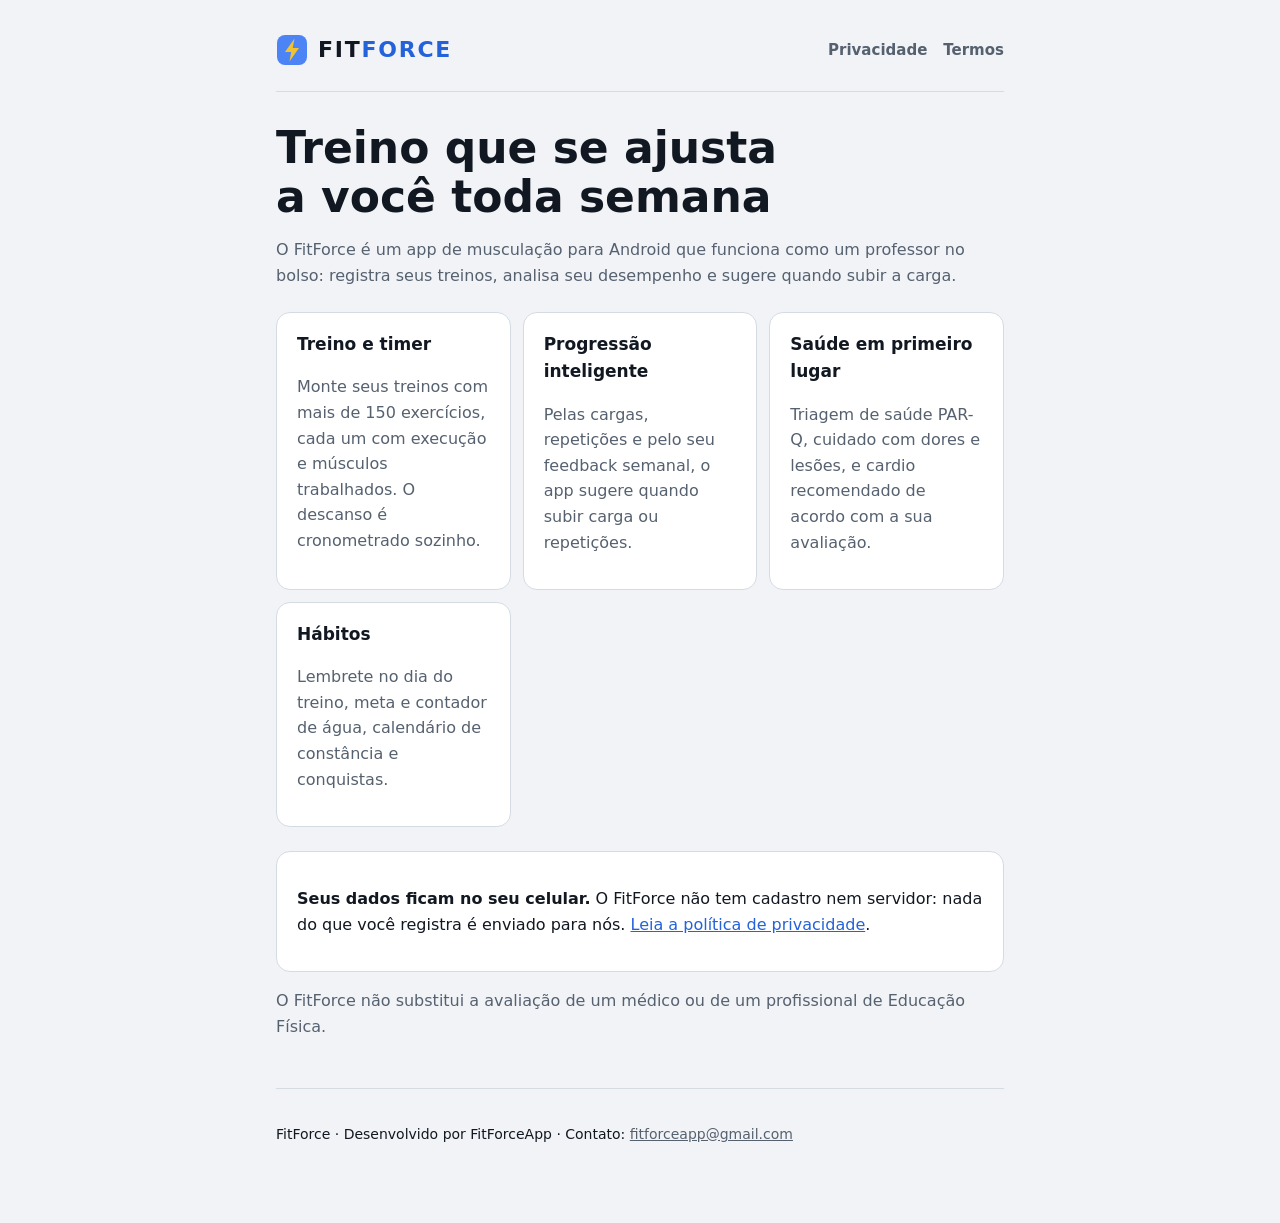
<file: index.html>
<!doctype html>
<html lang="pt-BR">
<head>
<meta charset="utf-8">
<meta name="viewport" content="width=device-width,initial-scale=1">
<title>FitForce: treino e cardio</title>
<meta name="description" content="App de musculação que ajusta carga e repetições toda semana, com timer, cardio, água e lembretes.">
<link rel="stylesheet" href="estilo.css">
<link rel="icon" href="data:image/svg+xml,%3Csvg xmlns='http://www.w3.org/2000/svg' viewBox='0 0 32 32'%3E%3Crect x='1' y='1' width='30' height='30' rx='8' fill='%234C84F6'/%3E%3Cpath d='M18.5 4.5L9 18h6.2l-1.7 9.5L23 14h-6.3z' fill='%23F2C230'/%3E%3C/svg%3E">
</head>
<body><div class="wrap">
<header><a class="brand" href="./"><svg viewBox="0 0 32 32" aria-hidden="true"><rect x="1" y="1" width="30" height="30" rx="8" fill="#4C84F6"/><path d="M18.5 4.5L9 18h6.2l-1.7 9.5L23 14h-6.3z" fill="#F2C230"/></svg><span>Fit<b>Force</b></span></a>
<nav><a href="privacidade/">Privacidade</a><a href="termos/">Termos</a></nav></header>
<main>
<h1>Treino que se ajusta a você toda semana</h1>
<p class="muted">O FitForce é um app de musculação para Android que funciona como um professor no bolso: registra seus treinos, analisa seu desempenho e sugere quando subir a carga.</p>
<div class="grid">
<div class="card"><h3>Treino e timer</h3><p class="muted">Monte seus treinos com mais de 150 exercícios, cada um com execução e músculos trabalhados. O descanso é cronometrado sozinho.</p></div>
<div class="card"><h3>Progressão inteligente</h3><p class="muted">Pelas cargas, repetições e pelo seu feedback semanal, o app sugere quando subir carga ou repetições.</p></div>
<div class="card"><h3>Saúde em primeiro lugar</h3><p class="muted">Triagem de saúde PAR-Q, cuidado com dores e lesões, e cardio recomendado de acordo com a sua avaliação.</p></div>
<div class="card"><h3>Hábitos</h3><p class="muted">Lembrete no dia do treino, meta e contador de água, calendário de constância e conquistas.</p></div>
</div>
<div class="card"><p><b>Seus dados ficam no seu celular.</b> O FitForce não tem cadastro nem servidor: nada do que você registra é enviado para nós. <a href="privacidade/">Leia a política de privacidade</a>.</p></div>
<p class="muted">O FitForce não substitui a avaliação de um médico ou de um profissional de Educação Física.</p>
</main>
<footer><p>FitForce · Desenvolvido por FitForceApp · Contato: <a href="mailto:fitforceapp@gmail.com">fitforceapp@gmail.com</a></p></footer>
</div></body></html>
</file>
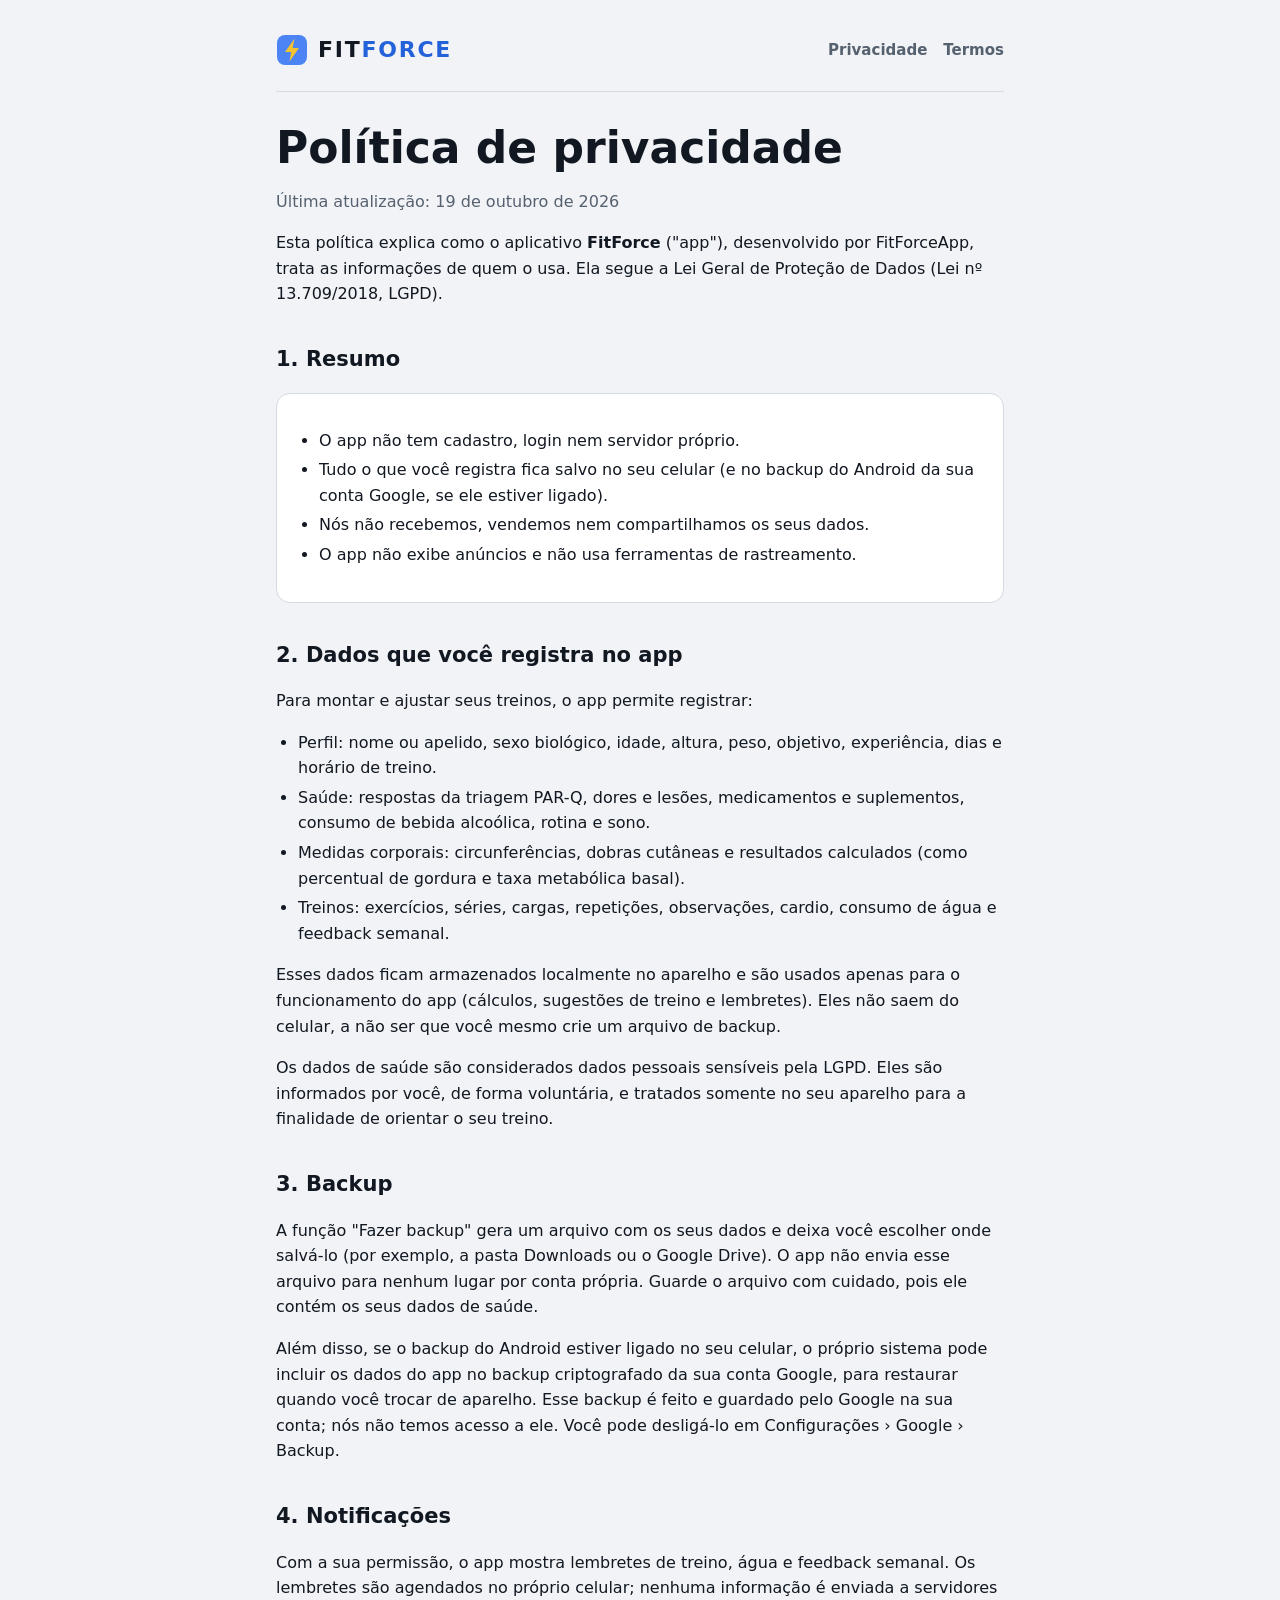
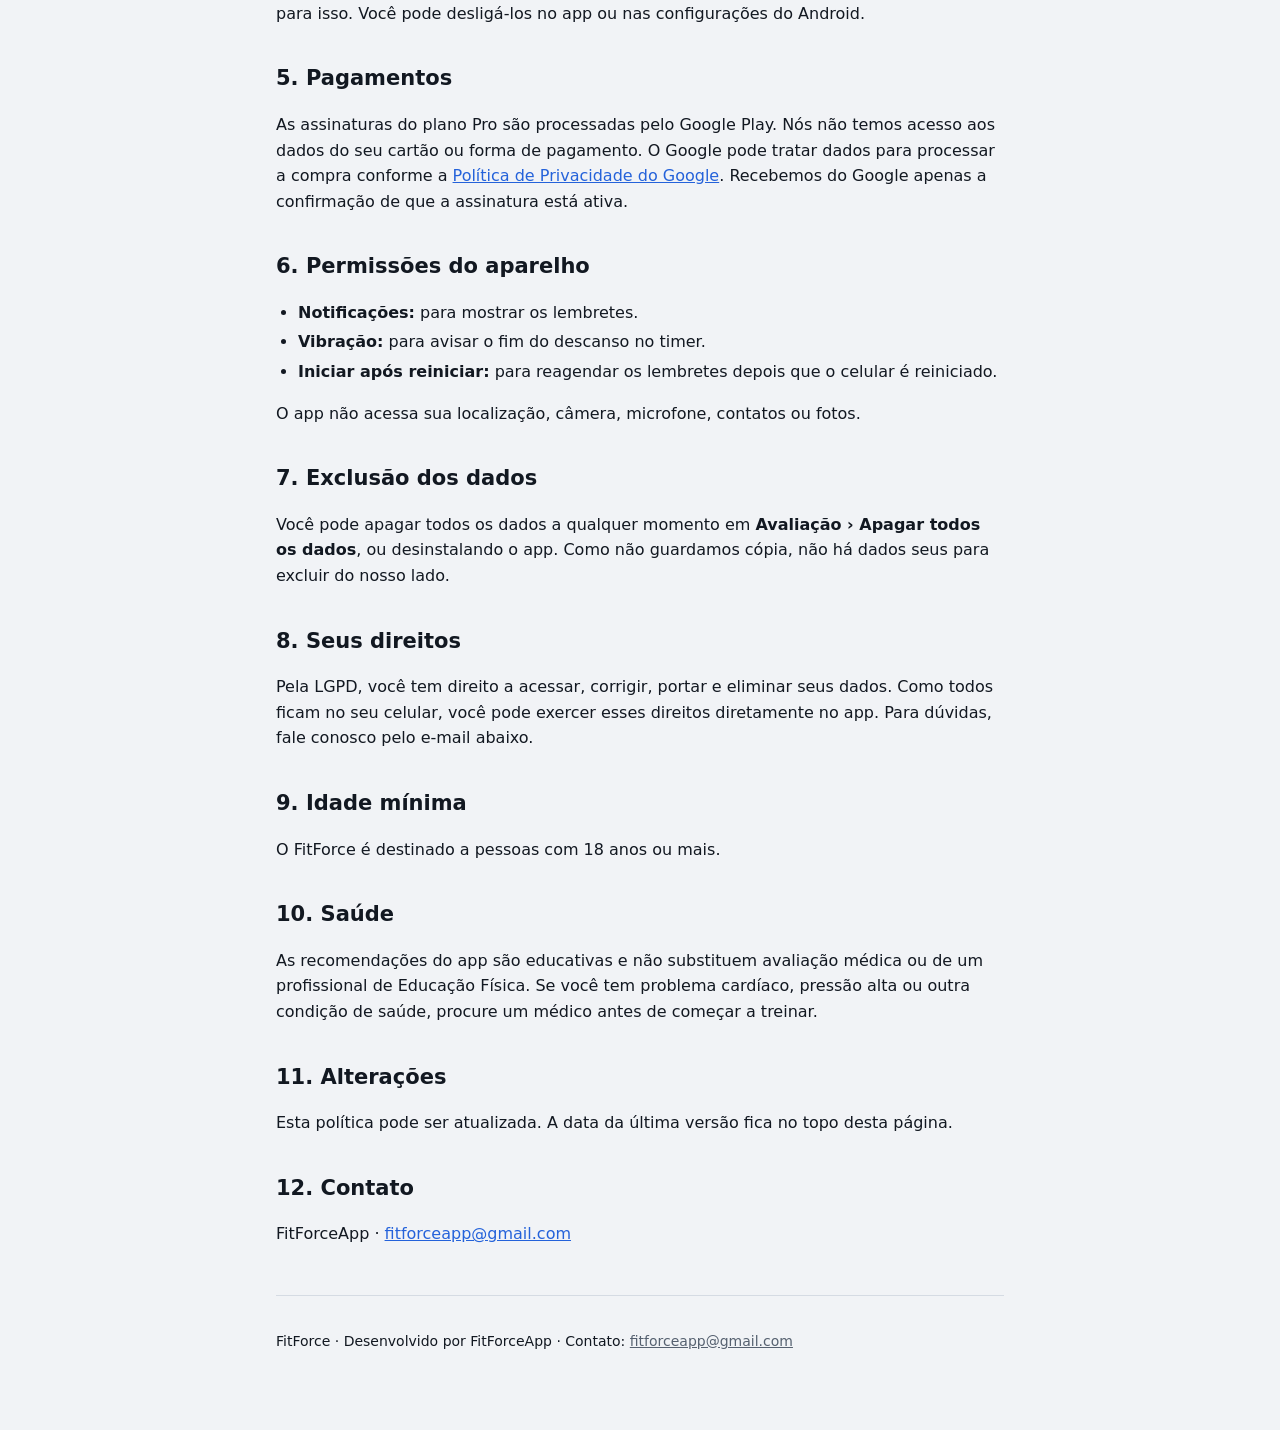
<file: privacidade/index.html>
<!doctype html>
<html lang="pt-BR">
<head>
<meta charset="utf-8">
<meta name="viewport" content="width=device-width,initial-scale=1">
<title>Política de privacidade · FitForce</title>
<meta name="description" content="Como o app FitForce trata os seus dados.">
<link rel="stylesheet" href="../estilo.css">
<link rel="icon" href="data:image/svg+xml,%3Csvg xmlns='http://www.w3.org/2000/svg' viewBox='0 0 32 32'%3E%3Crect x='1' y='1' width='30' height='30' rx='8' fill='%234C84F6'/%3E%3Cpath d='M18.5 4.5L9 18h6.2l-1.7 9.5L23 14h-6.3z' fill='%23F2C230'/%3E%3C/svg%3E">
</head>
<body><div class="wrap">
<header><a class="brand" href="../"><svg viewBox="0 0 32 32" aria-hidden="true"><rect x="1" y="1" width="30" height="30" rx="8" fill="#4C84F6"/><path d="M18.5 4.5L9 18h6.2l-1.7 9.5L23 14h-6.3z" fill="#F2C230"/></svg><span>Fit<b>Force</b></span></a>
<nav><a href="../privacidade/">Privacidade</a><a href="../termos/">Termos</a></nav></header>
<main>
<h1>Política de privacidade</h1>
<p class="muted">Última atualização: 19 de outubro de 2026</p>
<p>Esta política explica como o aplicativo <b>FitForce</b> ("app"), desenvolvido por FitForceApp, trata as informações de quem o usa. Ela segue a Lei Geral de Proteção de Dados (Lei nº 13.709/2018, LGPD).</p>

<h2>1. Resumo</h2>
<div class="card"><ul>
<li>O app não tem cadastro, login nem servidor próprio.</li>
<li>Tudo o que você registra fica salvo no seu celular (e no backup do Android da sua conta Google, se ele estiver ligado).</li>
<li>Nós não recebemos, vendemos nem compartilhamos os seus dados.</li>
<li>O app não exibe anúncios e não usa ferramentas de rastreamento.</li>
</ul></div>

<h2>2. Dados que você registra no app</h2>
<p>Para montar e ajustar seus treinos, o app permite registrar:</p>
<ul>
<li>Perfil: nome ou apelido, sexo biológico, idade, altura, peso, objetivo, experiência, dias e horário de treino.</li>
<li>Saúde: respostas da triagem PAR-Q, dores e lesões, medicamentos e suplementos, consumo de bebida alcoólica, rotina e sono.</li>
<li>Medidas corporais: circunferências, dobras cutâneas e resultados calculados (como percentual de gordura e taxa metabólica basal).</li>
<li>Treinos: exercícios, séries, cargas, repetições, observações, cardio, consumo de água e feedback semanal.</li>
</ul>
<p>Esses dados ficam armazenados localmente no aparelho e são usados apenas para o funcionamento do app (cálculos, sugestões de treino e lembretes). Eles não saem do celular, a não ser que você mesmo crie um arquivo de backup.</p>
<p>Os dados de saúde são considerados dados pessoais sensíveis pela LGPD. Eles são informados por você, de forma voluntária, e tratados somente no seu aparelho para a finalidade de orientar o seu treino.</p>

<h2>3. Backup</h2>
<p>A função "Fazer backup" gera um arquivo com os seus dados e deixa você escolher onde salvá-lo (por exemplo, a pasta Downloads ou o Google Drive). O app não envia esse arquivo para nenhum lugar por conta própria. Guarde o arquivo com cuidado, pois ele contém os seus dados de saúde.</p>
<p>Além disso, se o backup do Android estiver ligado no seu celular, o próprio sistema pode incluir os dados do app no backup criptografado da sua conta Google, para restaurar quando você trocar de aparelho. Esse backup é feito e guardado pelo Google na sua conta; nós não temos acesso a ele. Você pode desligá-lo em Configurações › Google › Backup.</p>

<h2>4. Notificações</h2>
<p>Com a sua permissão, o app mostra lembretes de treino, água e feedback semanal. Os lembretes são agendados no próprio celular; nenhuma informação é enviada a servidores para isso. Você pode desligá-los no app ou nas configurações do Android.</p>

<h2>5. Pagamentos</h2>
<p>As assinaturas do plano Pro são processadas pelo Google Play. Nós não temos acesso aos dados do seu cartão ou forma de pagamento. O Google pode tratar dados para processar a compra conforme a <a href="https://policies.google.com/privacy" rel="noopener">Política de Privacidade do Google</a>. Recebemos do Google apenas a confirmação de que a assinatura está ativa.</p>

<h2>6. Permissões do aparelho</h2>
<ul>
<li><b>Notificações:</b> para mostrar os lembretes.</li>
<li><b>Vibração:</b> para avisar o fim do descanso no timer.</li>
<li><b>Iniciar após reiniciar:</b> para reagendar os lembretes depois que o celular é reiniciado.</li>
</ul>
<p>O app não acessa sua localização, câmera, microfone, contatos ou fotos.</p>

<h2>7. Exclusão dos dados</h2>
<p>Você pode apagar todos os dados a qualquer momento em <b>Avaliação › Apagar todos os dados</b>, ou desinstalando o app. Como não guardamos cópia, não há dados seus para excluir do nosso lado.</p>

<h2>8. Seus direitos</h2>
<p>Pela LGPD, você tem direito a acessar, corrigir, portar e eliminar seus dados. Como todos ficam no seu celular, você pode exercer esses direitos diretamente no app. Para dúvidas, fale conosco pelo e-mail abaixo.</p>

<h2>9. Idade mínima</h2>
<p>O FitForce é destinado a pessoas com 18 anos ou mais.</p>

<h2>10. Saúde</h2>
<p>As recomendações do app são educativas e não substituem avaliação médica ou de um profissional de Educação Física. Se você tem problema cardíaco, pressão alta ou outra condição de saúde, procure um médico antes de começar a treinar.</p>

<h2>11. Alterações</h2>
<p>Esta política pode ser atualizada. A data da última versão fica no topo desta página.</p>

<h2>12. Contato</h2>
<p>FitForceApp · <a href="mailto:fitforceapp@gmail.com">fitforceapp@gmail.com</a></p>
</main>
<footer><p>FitForce · Desenvolvido por FitForceApp · Contato: <a href="mailto:fitforceapp@gmail.com">fitforceapp@gmail.com</a></p></footer>
</div></body></html>
</file>
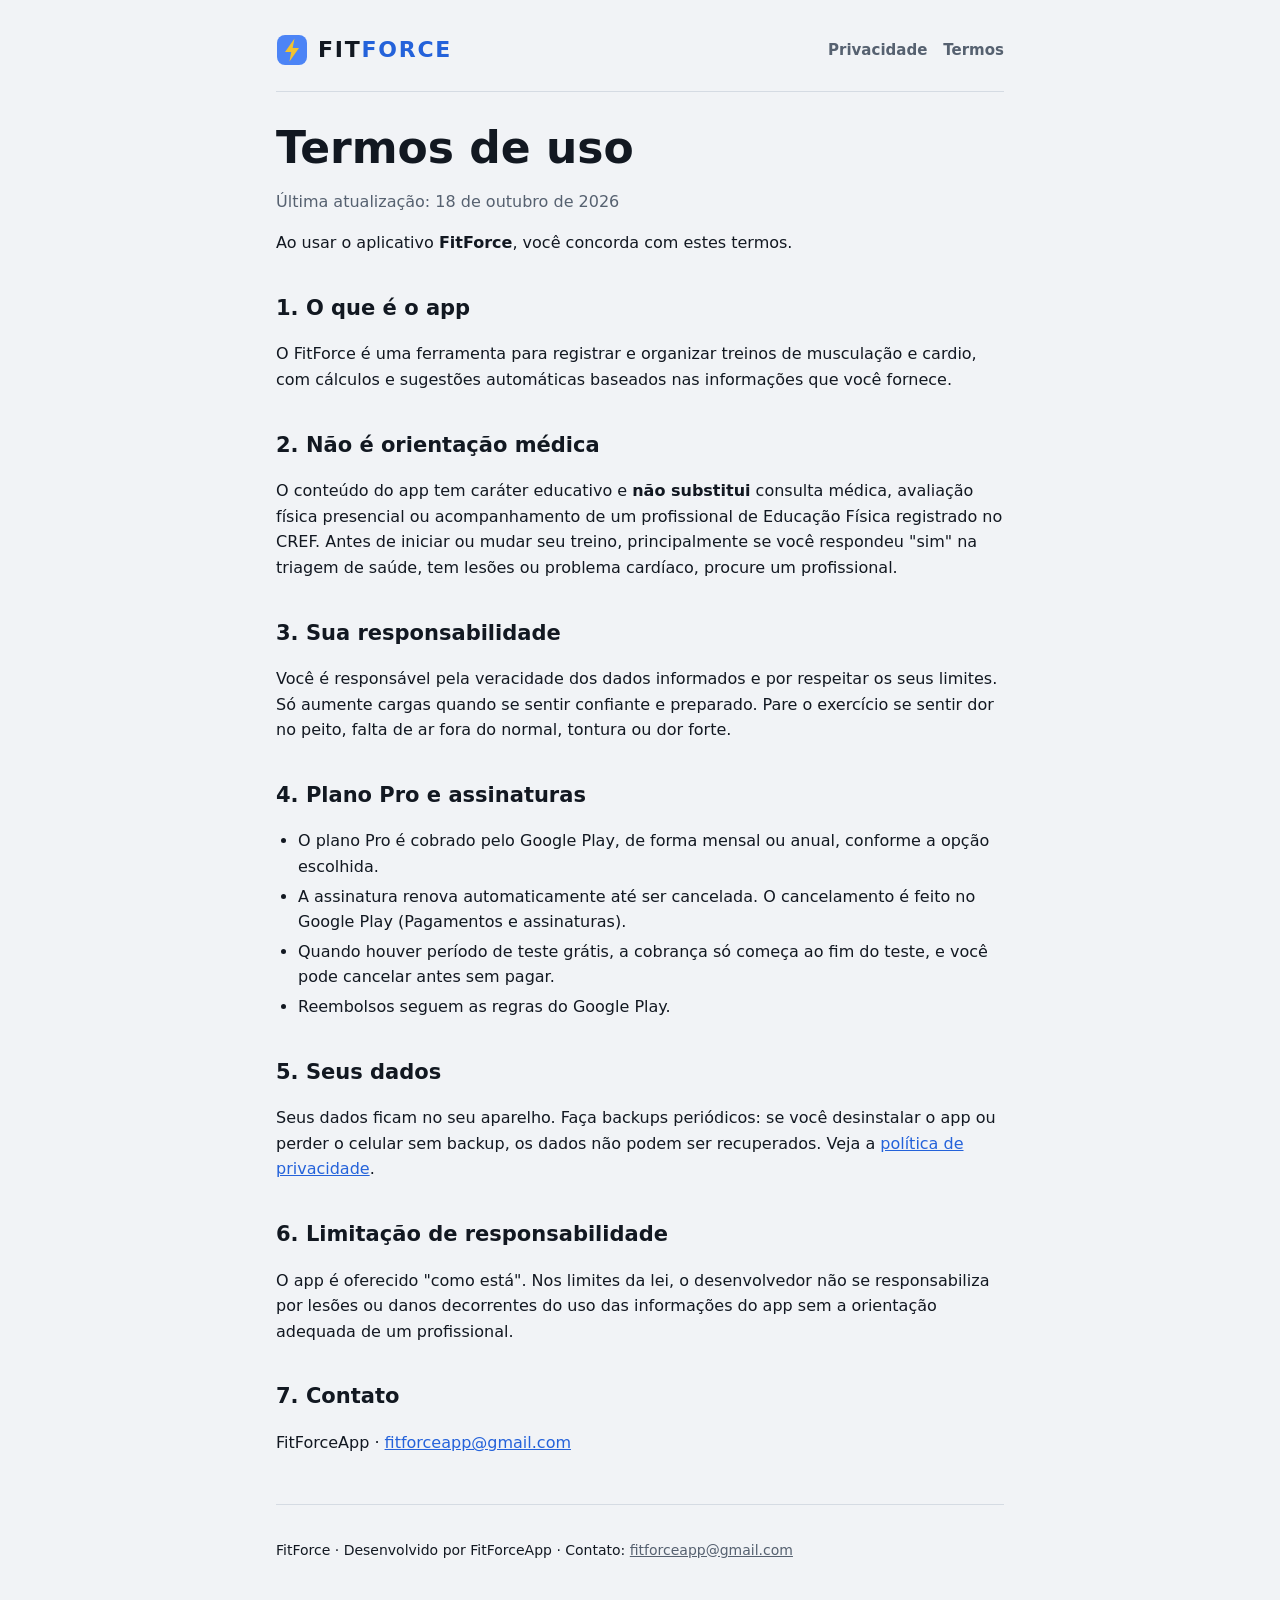
<file: termos/index.html>
<!doctype html>
<html lang="pt-BR">
<head>
<meta charset="utf-8">
<meta name="viewport" content="width=device-width,initial-scale=1">
<title>Termos de uso · FitForce</title>
<meta name="description" content="Termos de uso do app FitForce.">
<link rel="stylesheet" href="../estilo.css">
<link rel="icon" href="data:image/svg+xml,%3Csvg xmlns='http://www.w3.org/2000/svg' viewBox='0 0 32 32'%3E%3Crect x='1' y='1' width='30' height='30' rx='8' fill='%234C84F6'/%3E%3Cpath d='M18.5 4.5L9 18h6.2l-1.7 9.5L23 14h-6.3z' fill='%23F2C230'/%3E%3C/svg%3E">
</head>
<body><div class="wrap">
<header><a class="brand" href="../"><svg viewBox="0 0 32 32" aria-hidden="true"><rect x="1" y="1" width="30" height="30" rx="8" fill="#4C84F6"/><path d="M18.5 4.5L9 18h6.2l-1.7 9.5L23 14h-6.3z" fill="#F2C230"/></svg><span>Fit<b>Force</b></span></a>
<nav><a href="../privacidade/">Privacidade</a><a href="../termos/">Termos</a></nav></header>
<main>
<h1>Termos de uso</h1>
<p class="muted">Última atualização: 18 de outubro de 2026</p>
<p>Ao usar o aplicativo <b>FitForce</b>, você concorda com estes termos.</p>
<h2>1. O que é o app</h2>
<p>O FitForce é uma ferramenta para registrar e organizar treinos de musculação e cardio, com cálculos e sugestões automáticas baseados nas informações que você fornece.</p>
<h2>2. Não é orientação médica</h2>
<p>O conteúdo do app tem caráter educativo e <b>não substitui</b> consulta médica, avaliação física presencial ou acompanhamento de um profissional de Educação Física registrado no CREF. Antes de iniciar ou mudar seu treino, principalmente se você respondeu "sim" na triagem de saúde, tem lesões ou problema cardíaco, procure um profissional.</p>
<h2>3. Sua responsabilidade</h2>
<p>Você é responsável pela veracidade dos dados informados e por respeitar os seus limites. Só aumente cargas quando se sentir confiante e preparado. Pare o exercício se sentir dor no peito, falta de ar fora do normal, tontura ou dor forte.</p>
<h2>4. Plano Pro e assinaturas</h2>
<ul>
<li>O plano Pro é cobrado pelo Google Play, de forma mensal ou anual, conforme a opção escolhida.</li>
<li>A assinatura renova automaticamente até ser cancelada. O cancelamento é feito no Google Play (Pagamentos e assinaturas).</li>
<li>Quando houver período de teste grátis, a cobrança só começa ao fim do teste, e você pode cancelar antes sem pagar.</li>
<li>Reembolsos seguem as regras do Google Play.</li>
</ul>
<h2>5. Seus dados</h2>
<p>Seus dados ficam no seu aparelho. Faça backups periódicos: se você desinstalar o app ou perder o celular sem backup, os dados não podem ser recuperados. Veja a <a href="../privacidade/">política de privacidade</a>.</p>
<h2>6. Limitação de responsabilidade</h2>
<p>O app é oferecido "como está". Nos limites da lei, o desenvolvedor não se responsabiliza por lesões ou danos decorrentes do uso das informações do app sem a orientação adequada de um profissional.</p>
<h2>7. Contato</h2>
<p>FitForceApp · <a href="mailto:fitforceapp@gmail.com">fitforceapp@gmail.com</a></p>
</main>
<footer><p>FitForce · Desenvolvido por FitForceApp · Contato: <a href="mailto:fitforceapp@gmail.com">fitforceapp@gmail.com</a></p></footer>
</div></body></html>
</file>
<file: estilo.css>
:root{--bg:#0C0F13;--surface:#151A21;--line:#2A323D;--fg:#E9EDF2;--muted:#9AA4B2;--blue:#4C84F6;--gold:#F2C230;color-scheme:dark}
@media (prefers-color-scheme:light){:root{--bg:#F1F3F6;--surface:#FFFFFF;--line:#D5DBE3;--fg:#121821;--muted:#566170;--blue:#2462DA;--gold:#C9940A;color-scheme:light}}
*{box-sizing:border-box}html,body{margin:0;background:var(--bg);color:var(--fg)}
body{font:16px/1.6 system-ui,-apple-system,"Segoe UI",Roboto,sans-serif}
.wrap{max-width:760px;margin:0 auto;padding:24px 16px 64px}
header{display:flex;align-items:center;justify-content:space-between;gap:12px;padding:8px 0 24px;border-bottom:1px solid var(--line);margin-bottom:32px;flex-wrap:wrap}
.brand{display:flex;align-items:center;gap:10px;font-weight:800;font-size:22px;letter-spacing:.08em;text-transform:uppercase;color:var(--fg);text-decoration:none}
.brand svg{width:32px;height:32px}.brand b{color:var(--blue)}
nav a{color:var(--muted);text-decoration:none;margin-left:16px;font-weight:600;font-size:15px}nav a:hover{color:var(--fg)}
h1{font-size:clamp(30px,6vw,44px);line-height:1.1;margin:0 0 12px;text-wrap:balance}
h2{font-size:21px;margin:36px 0 8px}h3{font-size:17px;margin:20px 0 6px}
p,li{color:var(--fg)}.muted{color:var(--muted)}a{color:var(--blue)}
ul{padding-left:22px}li{margin:4px 0}
.card{background:var(--surface);border:1px solid var(--line);border-radius:14px;padding:18px 20px;margin:16px 0}
.grid{display:grid;grid-template-columns:repeat(auto-fit,minmax(220px,1fr));gap:12px;margin:24px 0}
.grid .card{margin:0}.grid h3{margin-top:0}
.btn{display:inline-block;background:var(--blue);color:#fff;text-decoration:none;font-weight:700;padding:12px 20px;border-radius:10px;margin-top:8px}
footer{margin-top:48px;padding-top:20px;border-top:1px solid var(--line);font-size:14px;color:var(--muted)}
footer a{color:var(--muted)}
</file>
